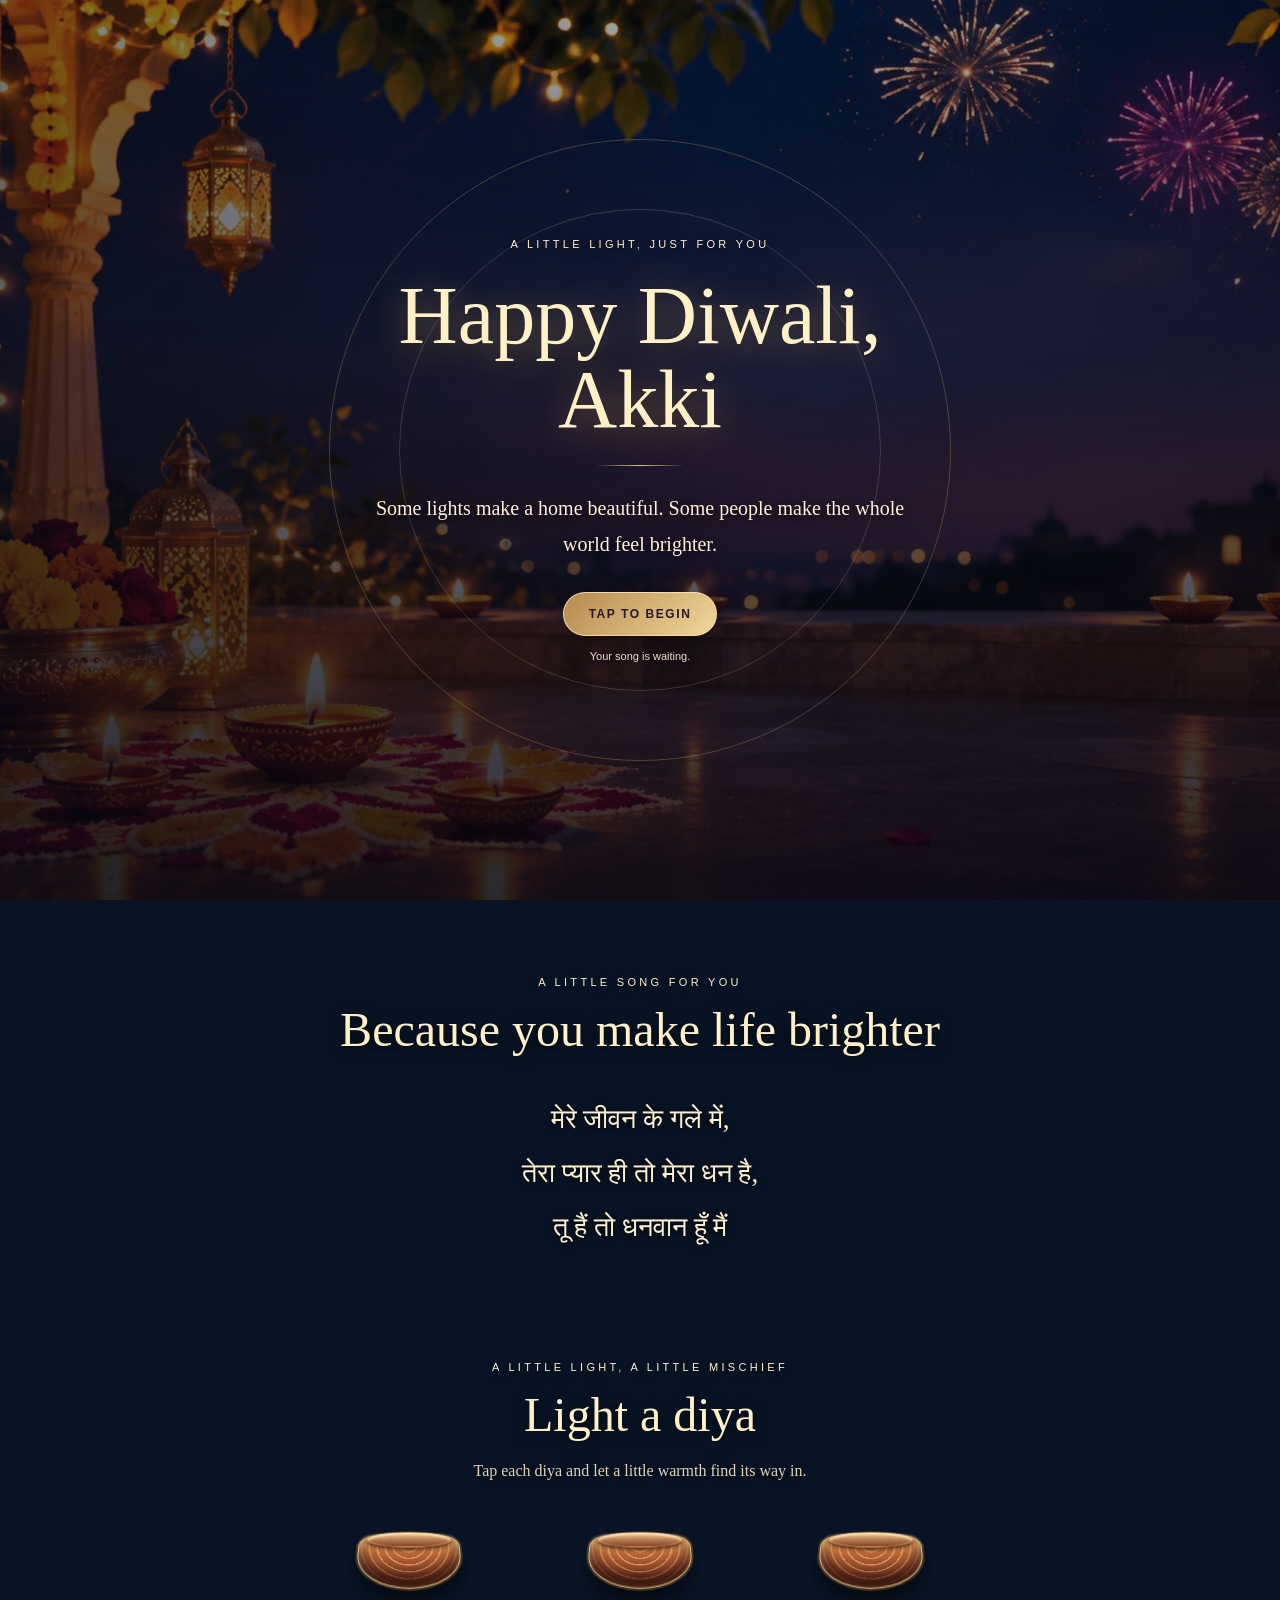
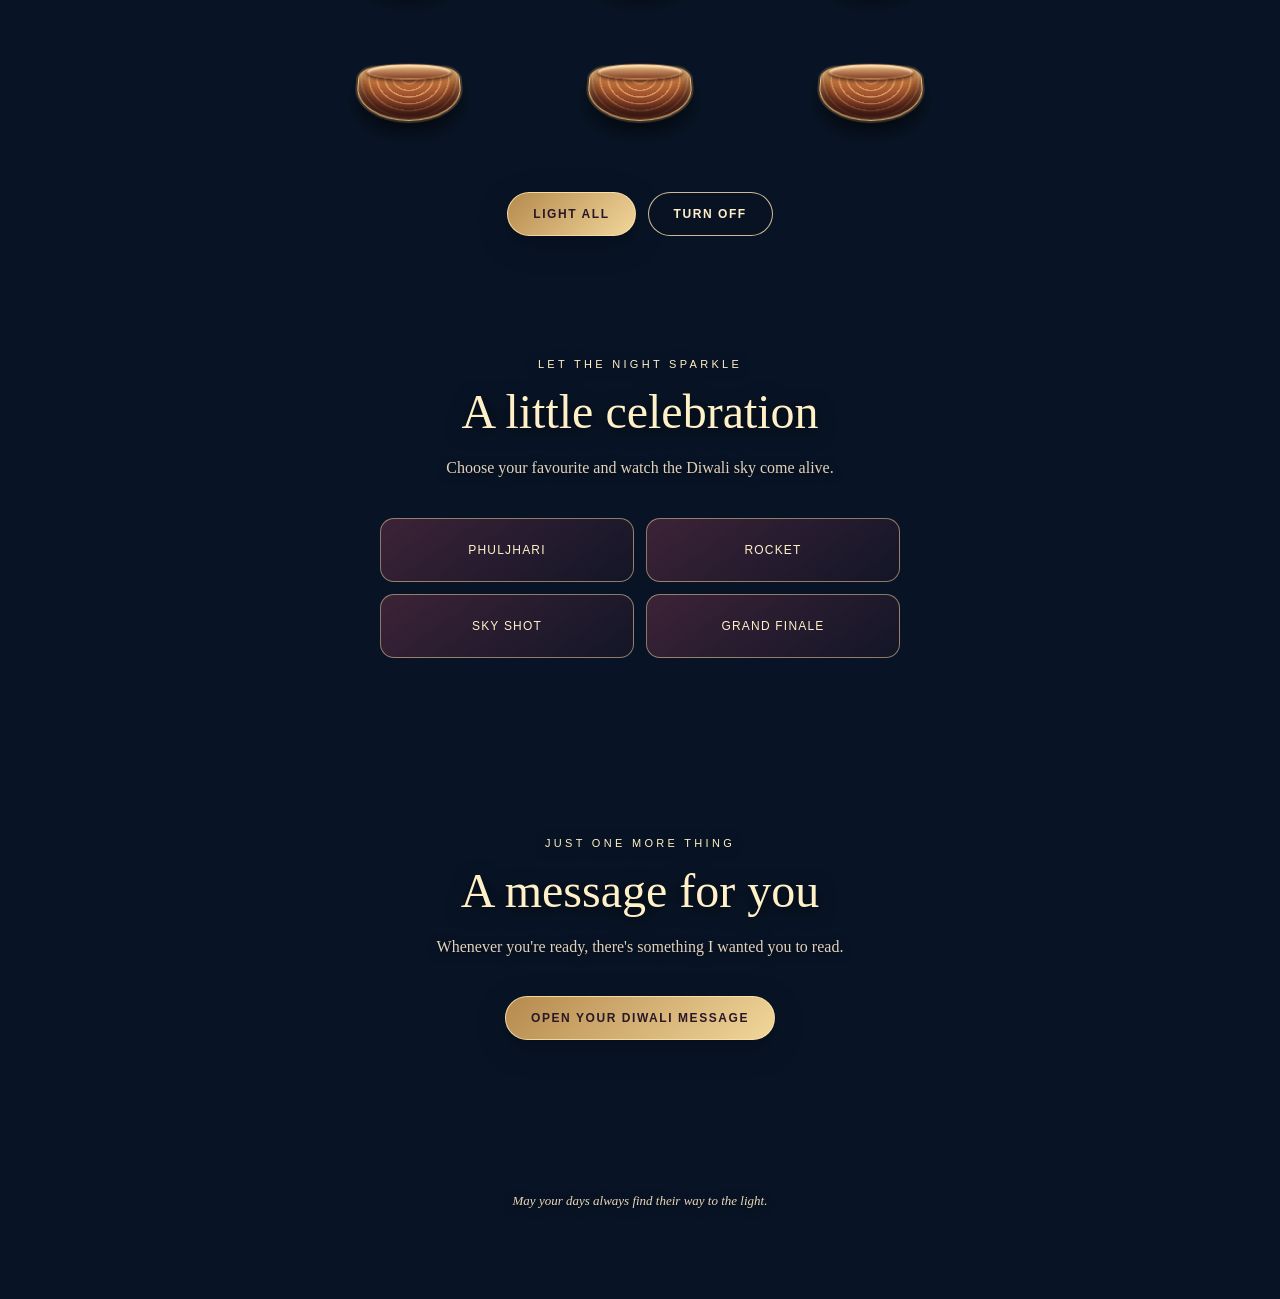
<file: index.html>
<!DOCTYPE html>
<html lang="en">
<head>
<meta charset="UTF-8">
<meta name="viewport" content="width=device-width, initial-scale=1.0">
<meta name="theme-color" content="#081426">
<meta name="description" content="A little Diwali surprise, made with love for Akki.">
<title>Happy Diwali, Akki</title>
  <link rel="stylesheet" href="style.css">
</head>
<body>
<canvas id="realFireworksCanvas" aria-hidden="true"></canvas>
<audio id="song" preload="none" loop><source src="udi-udi-jaye.mp3" type="audio/mpeg"></audio>
<div class="music-control" id="musicControl"><button id="musicToggle" type="button">Pause music</button></div>

<main class="page">
<header class="hero" id="welcome">
  <div>
    <div class="eyebrow">A little light, just for you</div>
    <h1>Happy Diwali,<br>Akki</h1>
    <div class="goldline"></div>
    <p>Some lights make a home beautiful. Some people make the whole world feel brighter.</p>
    <button class="btn" id="begin" type="button">Tap to begin</button>
    <div class="music-note" id="musicNote">Your song is waiting.</div>
  </div>
</header>

<section id="lyrics">
  <div class="kicker">A little song for you</div>
  <h2>Because you make life brighter</h2>
  <div class="lyrics"><span>मेरे जीवन के गले में,</span><span>तेरा प्यार ही तो मेरा धन है,</span><span>तू हैं तो धनवान हूँ मैं</span></div>
</section>

<section id="diyas">
  <div class="kicker">A little light, a little mischief</div>
  <h2>Light a diya</h2>
  <p class="intro">Tap each diya and let a little warmth find its way in.</p>
  <div class="diya-stage" id="diyaStage">
    <div class="diya-wrap"><button class="diya-button" type="button" aria-label="Light diya 1"><span class="diya"></span></button><div class="tease"></div></div>
    <div class="diya-wrap"><button class="diya-button" type="button" aria-label="Light diya 2"><span class="diya"></span></button><div class="tease"></div></div>
    <div class="diya-wrap"><button class="diya-button" type="button" aria-label="Light diya 3"><span class="diya"></span></button><div class="tease"></div></div>
    <div class="diya-wrap"><button class="diya-button" type="button" aria-label="Light diya 4"><span class="diya"></span></button><div class="tease"></div></div>
    <div class="diya-wrap"><button class="diya-button" type="button" aria-label="Light diya 5"><span class="diya"></span></button><div class="tease"></div></div>
    <div class="diya-wrap"><button class="diya-button" type="button" aria-label="Light diya 6"><span class="diya"></span></button><div class="tease"></div></div>
  </div>
  <div class="controls"><button class="btn" id="lightAll" type="button">Light all</button><button class="btn secondary" id="turnOff" type="button">Turn off</button></div>
</section>

<section id="fireworks">
  <div class="kicker">Let the night sparkle</div><h2>A little celebration</h2>
  <p class="intro">Choose your favourite and watch the Diwali sky come alive.</p>
  <div class="cracker-grid">
    <button class="cracker" data-fire="phuljhari" type="button">Phuljhari</button>
    <button class="cracker" data-fire="rocket" type="button">Rocket</button>
    <button class="cracker" data-fire="skyshot" type="button">Sky shot</button>
    <button class="cracker" data-fire="finale" type="button">Grand finale</button>
  </div>
  <div class="burst" id="burst" aria-live="polite"></div>
</section>

<section id="message">
  <div class="kicker">Just one more thing</div><h2>A message for you</h2>
  <p class="intro">Whenever you're ready, there's something I wanted you to read.</p>
  <button class="btn" id="openMessage" type="button">Open your Diwali message</button>
  <article class="message-card" id="messageCard">
    <p>Happy Diwali, Akki. I wish I could be there beside you today, watching every little diya light up and seeing that smile of yours. Even from wherever I am, you make my world feel warmer and brighter. I may tease you all the time, but behind every silly joke is someone who cares about you more than words can explain. May this Diwali bring you peace, happiness, beautiful surprises, and everything your heart quietly wishes for. And no matter how many lights shine tonight, you will always be my favourite one. Happy Diwali.</p>
    <div class="signature">With all my warmth</div>
  </article>

  <div class="memory-invitation" id="memoryInvitation" hidden>
    <p class="memory-invitation-text">There's one more little surprise waiting for you.</p>
    <button class="btn" id="revealMemories" type="button" aria-expanded="false" aria-controls="memoryReveal">Tap to reveal your surprise</button>
  </div>
  <div class="memory-reveal" id="memoryReveal" aria-hidden="true">
    <div class="memory-heading">
      <div class="kicker">A little surprise after your note</div>
      <h2>Our Diwali moments</h2>
      <p class="intro">A few moments I'd love to keep close, even from far away.</p>
    </div>
    <div class="memory-gallery">
      <figure class="memory-photo">
        <div class="photo-frame"><img src="diwali-memory-1.webp" alt="A couple celebrating Diwali together with sparklers" loading="lazy"></div>
        <figcaption>A little sparkle, a lot of warmth.</figcaption>
      </figure>
      <figure class="memory-photo">
        <div class="photo-frame"><img src="diwali-memory-2.webp" alt="A couple lighting a Diwali sparkler together" loading="lazy"></div>
        <figcaption>My favourite kind of celebration.</figcaption>
      </figure>
    </div>
  </div>

</section>
<footer>May your days always find their way to the light.</footer>
</main>

  <script src="script.js" defer></script>
</body>
</html>
</file>
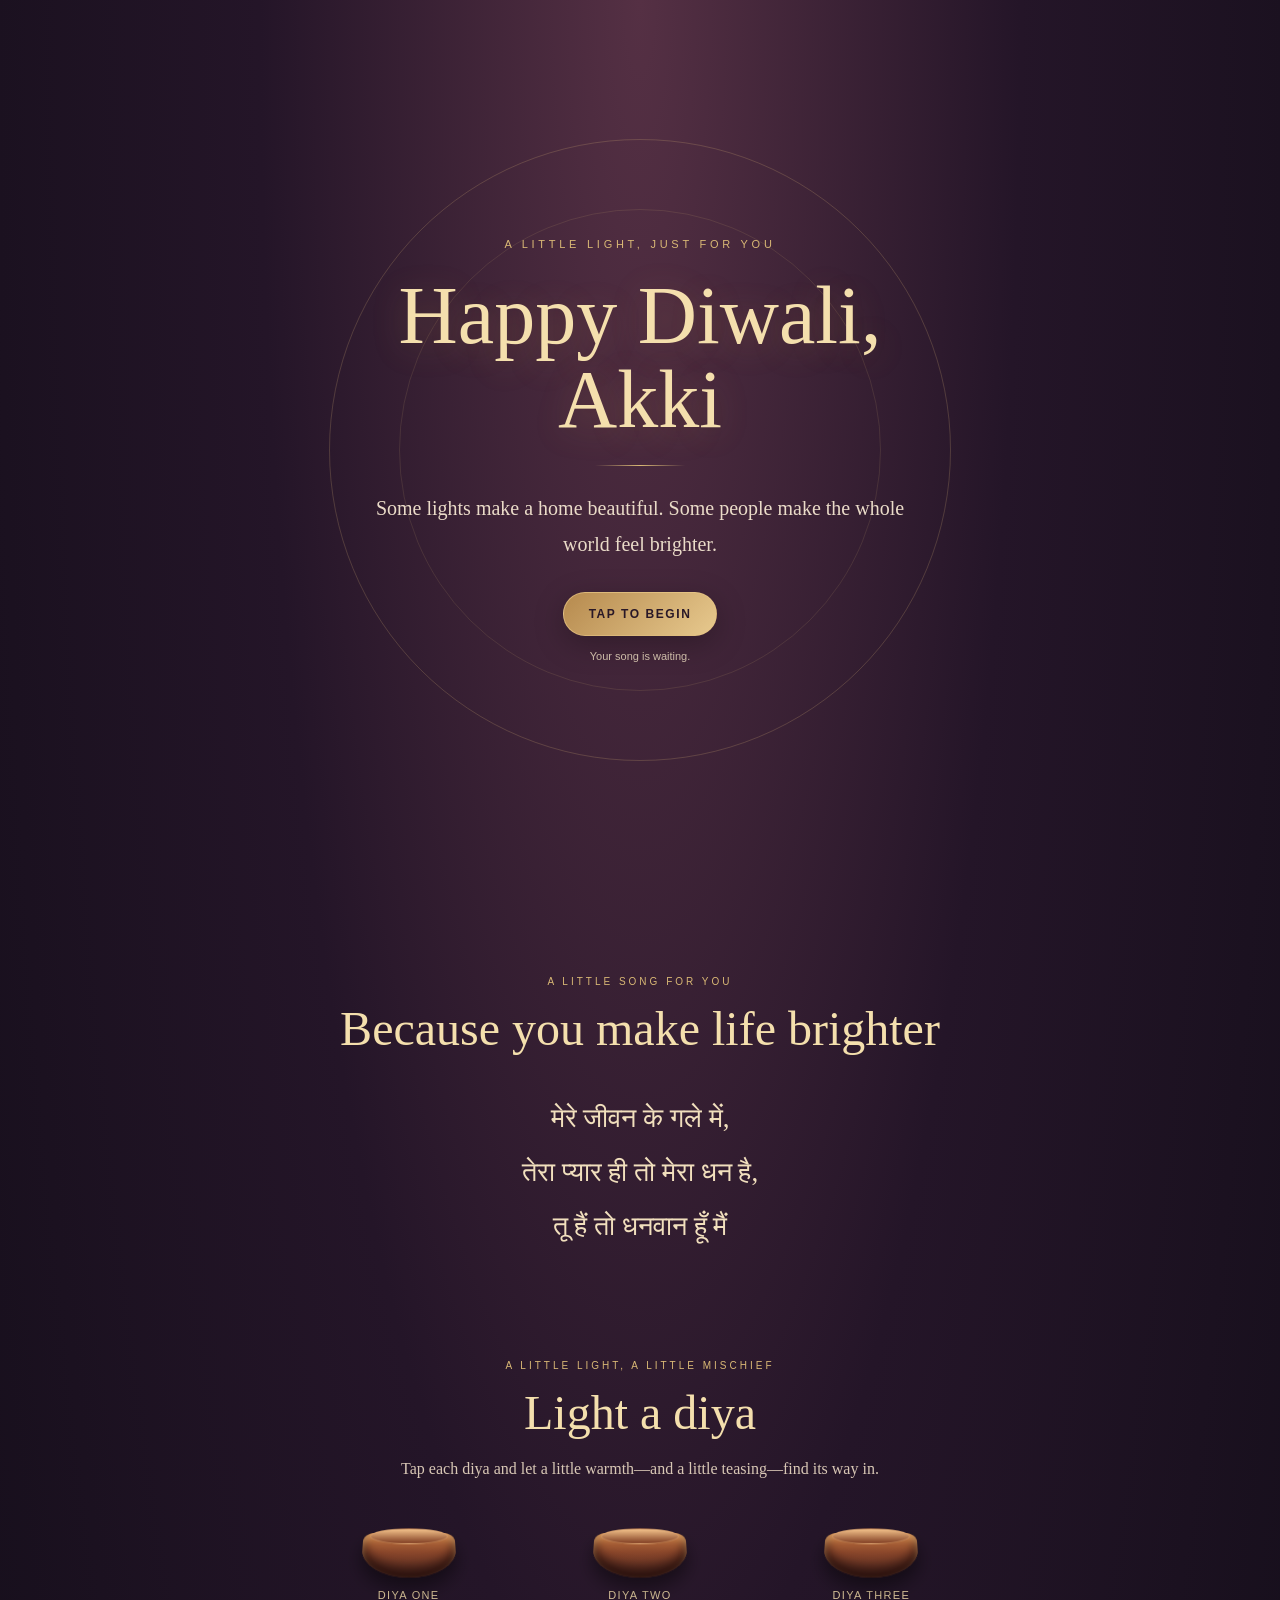
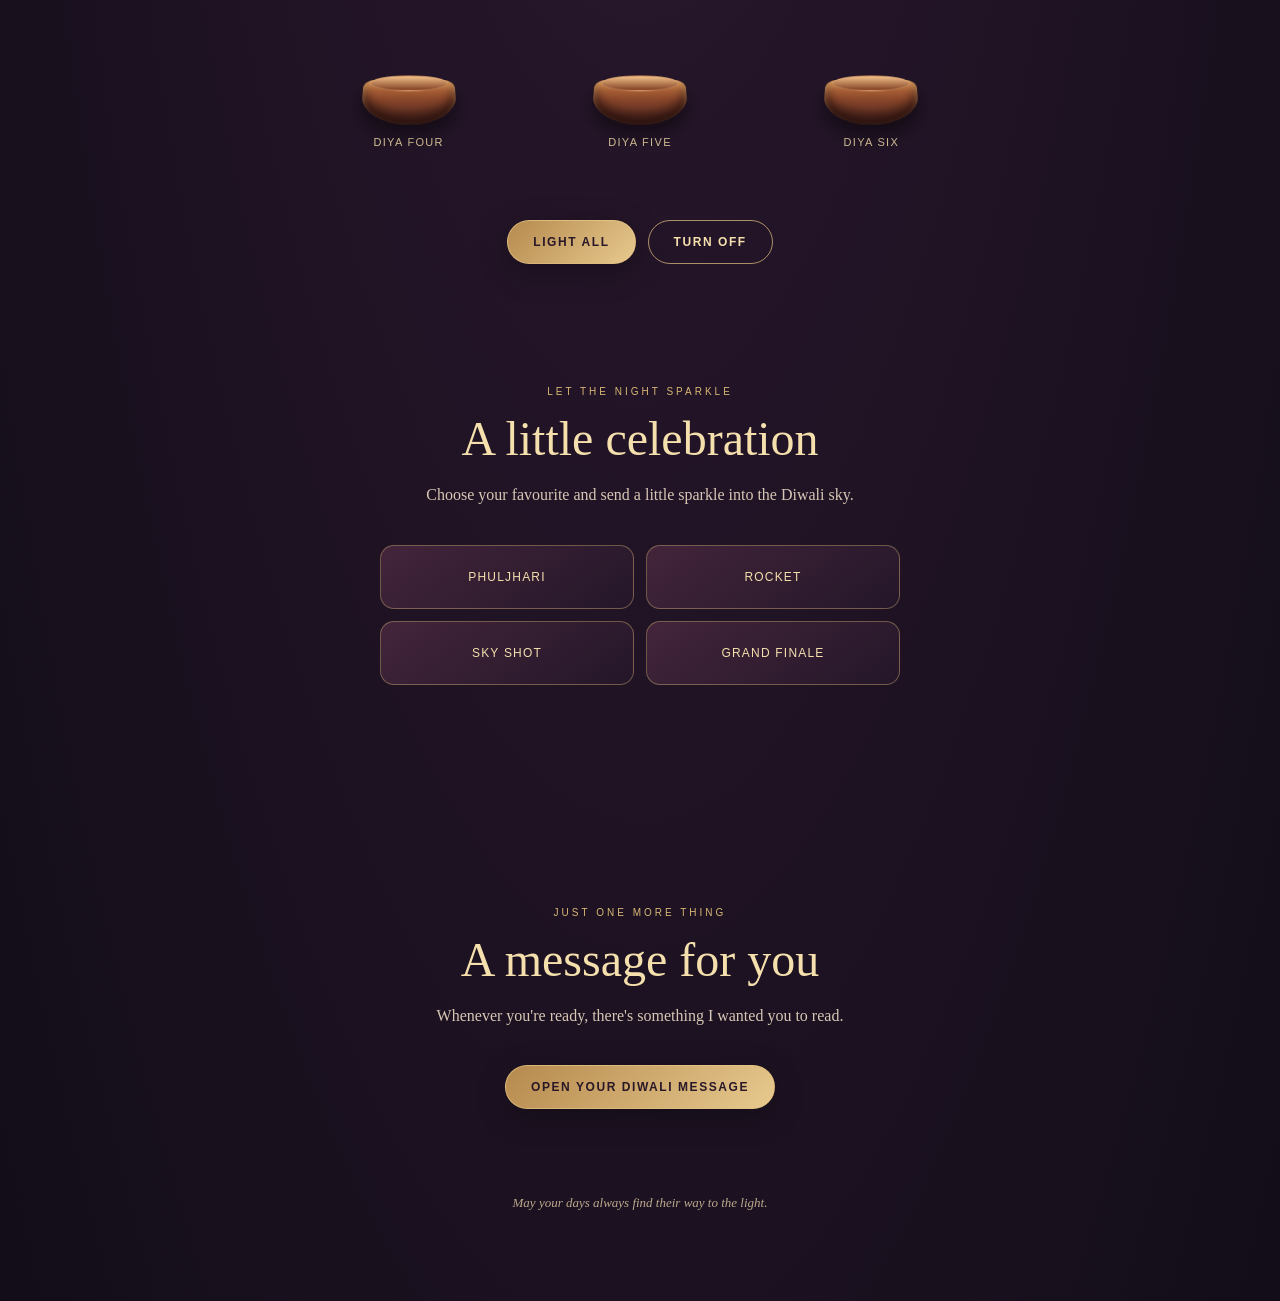
<file: Index.html>
<!DOCTYPE html>
<html lang="en">
<head>
<meta charset="UTF-8">
<meta name="viewport" content="width=device-width, initial-scale=1.0">
<meta name="theme-color" content="#1c1020">
<title>Happy Diwali, Akki</title>
<style>
:root{--night:#1c1020;--plum:#321b32;--gold:#d9b875;--gold2:#f4dfad;--cream:#fff5df;--muted:#d8c7b5}
*{box-sizing:border-box}
html{scroll-behavior:smooth}
body{margin:0;background:radial-gradient(ellipse at 50% 0%,#553044 0,#241528 42%,#120d18 100%);color:var(--cream);font-family:Georgia,'Times New Roman',serif;overflow-x:hidden}
button{font:inherit}
.page{max-width:900px;margin:auto;padding:0 20px 80px}
.hero{min-height:100svh;display:flex;align-items:center;justify-content:center;text-align:center;position:relative;padding:48px 10px;isolation:isolate}
.hero:before,.hero:after{content:"";position:absolute;border:1px solid rgba(217,184,117,.22);border-radius:50%;width:min(82vw,620px);aspect-ratio:1;z-index:-1}
.hero:after{width:min(65vw,480px);border-color:rgba(217,184,117,.13)}
.eyebrow{letter-spacing:.34em;text-transform:uppercase;font:11px Arial,sans-serif;color:var(--gold);margin-bottom:24px}
h1{font-size:clamp(46px,10vw,82px);font-weight:400;line-height:1.02;margin:0;color:var(--gold2);text-shadow:0 5px 35px #e2a94b35}
.hero p{font-size:clamp(16px,3.5vw,20px);line-height:1.8;color:#eadbc8;max-width:540px;margin:24px auto 30px}
.goldline{width:90px;height:1px;background:linear-gradient(90deg,transparent,var(--gold),transparent);margin:24px auto}
.btn{border:1px solid rgba(230,196,132,.7);background:linear-gradient(135deg,#b68a4e,#e7c98e);color:#291827;padding:14px 25px;border-radius:999px;cursor:pointer;font:600 12px Arial,sans-serif;letter-spacing:.13em;text-transform:uppercase;box-shadow:0 8px 30px #0004;transition:transform .2s,filter .2s}
.btn:hover{transform:translateY(-2px);filter:brightness(1.08)}
.btn.secondary{background:transparent;color:var(--gold2);box-shadow:none}
.music-note{font:11px Arial,sans-serif;color:#cdbca8;margin-top:14px}
.music-control{position:fixed;right:16px;top:16px;z-index:20;display:none}
.music-control.show{display:block}
.music-control button{border:1px solid #d9b87588;background:#251729e8;color:var(--gold2);border-radius:999px;padding:10px 14px;font:11px Arial,sans-serif;backdrop-filter:blur(10px)}
section{padding:76px 0 26px;text-align:center}
.kicker{font:10px Arial,sans-serif;letter-spacing:.3em;text-transform:uppercase;color:var(--gold);margin-bottom:14px}
h2{font-weight:400;color:var(--gold2);font-size:clamp(31px,7vw,48px);margin:0 0 15px}
.intro{max-width:580px;margin:0 auto 35px;color:var(--muted);line-height:1.8;font-size:16px}
.lyrics{font-size:clamp(20px,4vw,27px);line-height:2;color:#f1dfbd;margin:35px auto 5px}
.lyrics span{display:block}
.diya-stage{display:grid;grid-template-columns:repeat(3,minmax(0,1fr));gap:24px 14px;max-width:680px;margin:40px auto 26px}
.diya-wrap{min-width:0}
.diya-button{border:0;background:none;color:inherit;cursor:pointer;padding:8px;width:100%;display:flex;flex-direction:column;align-items:center;gap:12px}
.diya{width:94px;height:45px;position:relative;border-radius:12px 12px 48px 48px / 10px 10px 28px 28px;background:linear-gradient(180deg,#c77b42 0%,#8b472b 45%,#4b261f 100%);box-shadow:inset 0 5px 7px #f5c17b88,inset 0 -8px 12px #29110e,0 10px 18px #0007;transform:perspective(90px) rotateX(8deg);transition:filter .3s}
.diya:before{content:"";position:absolute;left:7px;right:7px;top:-5px;height:15px;border-radius:50%;background:linear-gradient(180deg,#f2c18a,#8c4b2d 90%);border:1px solid #e0a36b88}
.diya:after{content:"";position:absolute;left:50%;top:-37px;transform:translateX(-50%) scale(.3);width:18px;height:32px;border-radius:80% 10% 70% 50%;background:radial-gradient(ellipse at 55% 75%,#fff8c7 0 12%,#ffcf68 35%,#ed7d2e 65%,transparent 72%);filter:blur(.3px);opacity:0;transition:all .35s}
.diya-lit .diya:after{opacity:1;transform:translateX(-50%) scale(1);filter:drop-shadow(0 0 9px #ffb84d)}
.diya-lit .diya{box-shadow:inset 0 5px 7px #f5c17b88,inset 0 -8px 12px #29110e,0 0 28px #ffb84d66,0 10px 18px #0007}
.diya-label{font:11px Arial,sans-serif;letter-spacing:.12em;text-transform:uppercase;color:#dfc99e}
.tease{min-height:38px;font-size:13px;line-height:1.45;color:#f1d7a4;padding:0 4px;opacity:0;transition:opacity .25s}
.tease.visible{opacity:1}
.controls{display:flex;justify-content:center;gap:12px;flex-wrap:wrap;margin:20px auto}
.cracker-grid{display:grid;grid-template-columns:repeat(2,minmax(0,1fr));gap:12px;max-width:520px;margin:30px auto}
.cracker{border:1px solid #d9b87566;background:linear-gradient(145deg,#43253a,#241629);color:#f4dfad;padding:18px 12px;border-radius:14px;cursor:pointer;min-height:64px;font:12px Arial,sans-serif;letter-spacing:.1em;text-transform:uppercase;transition:all .2s}
.cracker:hover{border-color:var(--gold);transform:translateY(-2px);box-shadow:0 8px 25px #0004}
.burst{height:90px;display:flex;align-items:center;justify-content:center;font-size:34px;opacity:0;transform:scale(.5);transition:all .25s}
.burst.active{opacity:1;transform:scale(1);animation:burst .8s ease-out}
@keyframes burst{0%{filter:blur(5px);transform:scale(.3)}45%{filter:drop-shadow(0 0 18px #f4c46e);transform:scale(1.25)}100%{filter:none;transform:scale(1)}}
.message-card{max-width:650px;margin:30px auto 0;padding:clamp(24px,6vw,48px);border:1px solid #d9b87555;background:linear-gradient(145deg,#4a2a3b99,#211626dd);border-radius:4px;box-shadow:0 20px 60px #0004;text-align:left;display:none}
.message-card.open{display:block;animation:reveal .8s ease both}
@keyframes reveal{from{opacity:0;transform:translateY(14px)}to{opacity:1;transform:translateY(0)}}
.message-card p{font-size:17px;line-height:1.95;color:#f1e3ce;margin:0}
.signature{text-align:right;color:var(--gold2);font-style:italic;margin-top:24px;font-size:20px}
footer{text-align:center;padding:60px 0 10px;color:#bda98e;font-size:13px;font-style:italic}
.spark{position:fixed;pointer-events:none;width:4px;height:4px;border-radius:50%;background:#f8d68d;box-shadow:0 0 14px 4px #e6b95a;animation:spark .9s ease-out forwards;z-index:50}
@keyframes spark{to{transform:translate(var(--x),var(--y)) scale(0);opacity:0}}
@media(max-width:520px){.page{padding-left:16px;padding-right:16px}.diya-stage{gap:20px 6px}.diya{width:78px;height:39px}.diya:after{top:-33px}.cracker-grid{gap:9px}.cracker{padding:16px 6px;font-size:10px}.intro{font-size:15px}}
@media(prefers-reduced-motion:reduce){*,*:before,*:after{scroll-behavior:auto!important;animation-duration:.01ms!important;transition-duration:.01ms!important}}
</style>
</head>
<body>
<audio id="song" preload="auto" loop>
  <source src="[data-uri]" type="audio/mpeg">
</audio>
<div class="music-control" id="musicControl"><button id="musicToggle" type="button">Pause music</button></div>
<main class="page">
  <header class="hero" id="welcome">
    <div>
      <div class="eyebrow">A little light, just for you</div>
      <h1>Happy Diwali,<br>Akki</h1>
      <div class="goldline"></div>
      <p>Some lights make a home beautiful. Some people make the whole world feel brighter.</p>
      <button class="btn" id="begin" type="button">Tap to begin</button>
      <div class="music-note" id="musicNote">Your song is waiting.</div>
    </div>
  </header>

  <section id="lyrics">
    <div class="kicker">A little song for you</div>
    <h2>Because you make life brighter</h2>
    <div class="lyrics">
      <span>मेरे जीवन के गले में,</span>
      <span>तेरा प्यार ही तो मेरा धन है,</span>
      <span>तू हैं तो धनवान हूँ मैं</span>
    </div>
  </section>

  <section id="diyas">
    <div class="kicker">A little light, a little mischief</div>
    <h2>Light a diya</h2>
    <p class="intro">Tap each diya and let a little warmth—and a little teasing—find its way in.</p>
    <div class="diya-stage" id="diyaStage">
      <div class="diya-wrap"><button class="diya-button" data-diya="0" type="button" aria-label="Light diya one"><span class="diya"></span><span class="diya-label">Diya one</span></button><div class="tease"></div></div>
      <div class="diya-wrap"><button class="diya-button" data-diya="1" type="button" aria-label="Light diya two"><span class="diya"></span><span class="diya-label">Diya two</span></button><div class="tease"></div></div>
      <div class="diya-wrap"><button class="diya-button" data-diya="2" type="button" aria-label="Light diya three"><span class="diya"></span><span class="diya-label">Diya three</span></button><div class="tease"></div></div>
      <div class="diya-wrap"><button class="diya-button" data-diya="3" type="button" aria-label="Light diya four"><span class="diya"></span><span class="diya-label">Diya four</span></button><div class="tease"></div></div>
      <div class="diya-wrap"><button class="diya-button" data-diya="4" type="button" aria-label="Light diya five"><span class="diya"></span><span class="diya-label">Diya five</span></button><div class="tease"></div></div>
      <div class="diya-wrap"><button class="diya-button" data-diya="5" type="button" aria-label="Light diya six"><span class="diya"></span><span class="diya-label">Diya six</span></button><div class="tease"></div></div>
    </div>
    <div class="controls">
      <button class="btn" id="lightAll" type="button">Light all</button>
      <button class="btn secondary" id="turnOff" type="button">Turn off</button>
    </div>
  </section>

  <section id="fireworks">
    <div class="kicker">Let the night sparkle</div>
    <h2>A little celebration</h2>
    <p class="intro">Choose your favourite and send a little sparkle into the Diwali sky.</p>
    <div class="cracker-grid">
      <button class="cracker" data-fire="phuljhari" type="button">Phuljhari</button>
      <button class="cracker" data-fire="rocket" type="button">Rocket</button>
      <button class="cracker" data-fire="skyshot" type="button">Sky shot</button>
      <button class="cracker" data-fire="finale" type="button">Grand finale</button>
    </div>
    <div class="burst" id="burst" aria-live="polite"></div>
  </section>

  <section id="message">
    <div class="kicker">Just one more thing</div>
    <h2>A message for you</h2>
    <p class="intro">Whenever you're ready, there's something I wanted you to read.</p>
    <button class="btn" id="openMessage" type="button">Open your Diwali message</button>
    <article class="message-card" id="messageCard">
      <p>Happy Diwali, Akki. I wish I could be there beside you today, watching every little diya light up and seeing that smile of yours. Even from wherever I am, you make my world feel warmer and brighter. I may tease you all the time, but behind every silly joke is someone who cares about you more than words can explain. May this Diwali bring you peace, happiness, beautiful surprises, and everything your heart quietly wishes for. And no matter how many lights shine tonight, you will always be my favourite one. Happy Diwali.</p>
      <div class="signature">With all my warmth</div>
    </article>
  </section>
  <footer>May your days always find their way to the light.</footer>
</main>
<script>
const audio = document.getElementById('song');
const begin = document.getElementById('begin');
const note = document.getElementById('musicNote');
const musicControl = document.getElementById('musicControl');
const musicToggle = document.getElementById('musicToggle');
let started = false;

begin.addEventListener('click', async () => {
  if (!started) {
    try {
      await audio.play();
      started = true;
      begin.textContent = 'Enjoy the evening';
      note.textContent = 'Your song is playing in the background.';
      musicControl.classList.add('show');
      document.getElementById('lyrics').scrollIntoView({behavior:'smooth'});
    } catch (e) {
      note.textContent = 'Tap once more to play your song.';
    }
  }
});
musicToggle.addEventListener('click', async () => {
  if (audio.paused) {
    try { await audio.play(); musicToggle.textContent = 'Pause music'; }
    catch(e) { musicToggle.textContent = 'Tap to play'; }
  } else {
    audio.pause(); musicToggle.textContent = 'Play music';
  }
});
audio.addEventListener('play', () => musicToggle.textContent = 'Pause music');
audio.addEventListener('pause', () => musicToggle.textContent = 'Play music');

const teases = [
  'Itni roshni toh tumhare nakhron mein bhi nahi hai.',
  'Ek diya tumhare liye… baaki meri patience ke liye.',
  'Tumhari smile ke saamne yeh roshni bhi thodi kam hai.',
  'Ab ghar roshan hai, bas tumhara reply pending hai.',
  'Diya jal gaya, ab attitude thoda dim kar do.',
  'Tum ho toh festival, warna bas holiday.'
];
let teaseIndex = -1;
const diyaButtons = [...document.querySelectorAll('.diya-button')];
function lightDiya(button, showTease=true) {
  const wrap = button.parentElement;
  const tease = wrap.querySelector('.tease');
  const wasLit = button.classList.contains('diya-lit');
  button.classList.add('diya-lit');
  if (showTease && !wasLit) {
    teaseIndex = (teaseIndex + 1) % teases.length;
    tease.textContent = teases[teaseIndex];
    tease.classList.add('visible');
  }
}
diyaButtons.forEach(button => button.addEventListener('click', () => lightDiya(button)));
document.getElementById('lightAll').addEventListener('click', () => {
  diyaButtons.forEach(b => lightDiya(b, false));
  const first = diyaButtons[0].parentElement.querySelector('.tease');
  first.textContent = 'All lit up… just like your talent for stealing the spotlight.';
  first.classList.add('visible');
});
document.getElementById('turnOff').addEventListener('click', () => {
  diyaButtons.forEach(b => {
    b.classList.remove('diya-lit');
    const t=b.parentElement.querySelector('.tease');t.textContent='';t.classList.remove('visible');
  });
});
const burst = document.getElementById('burst');
const fireEmojis = {phuljhari:'✨',rocket:'🎆',skyshot:'🎇',finale:'🎆✨🎇'};
document.querySelectorAll('.cracker').forEach(btn => btn.addEventListener('click', () => {
  burst.classList.remove('active'); void burst.offsetWidth;
  burst.textContent = fireEmojis[btn.dataset.fire];
  burst.classList.add('active');
  const rect=btn.getBoundingClientRect();
  for(let i=0;i<(btn.dataset.fire==='finale'?28:14);i++){
    const s=document.createElement('i');s.className='spark';
    s.style.left=(rect.left+rect.width/2)+'px';s.style.top=(rect.top+window.scrollY+rect.height/2)+'px';
    s.style.setProperty('--x',(Math.random()*180-90)+'px');s.style.setProperty('--y',(Math.random()*-150-15)+'px');
    document.body.appendChild(s);setTimeout(()=>s.remove(),950);
  }
}));
document.getElementById('openMessage').addEventListener('click', () => {
  const card=document.getElementById('messageCard');
  card.classList.add('open');
  document.getElementById('openMessage').textContent='A little note, just for you';
  card.scrollIntoView({behavior:'smooth',block:'center'});
});
</script>
</body>
</html>
</file>
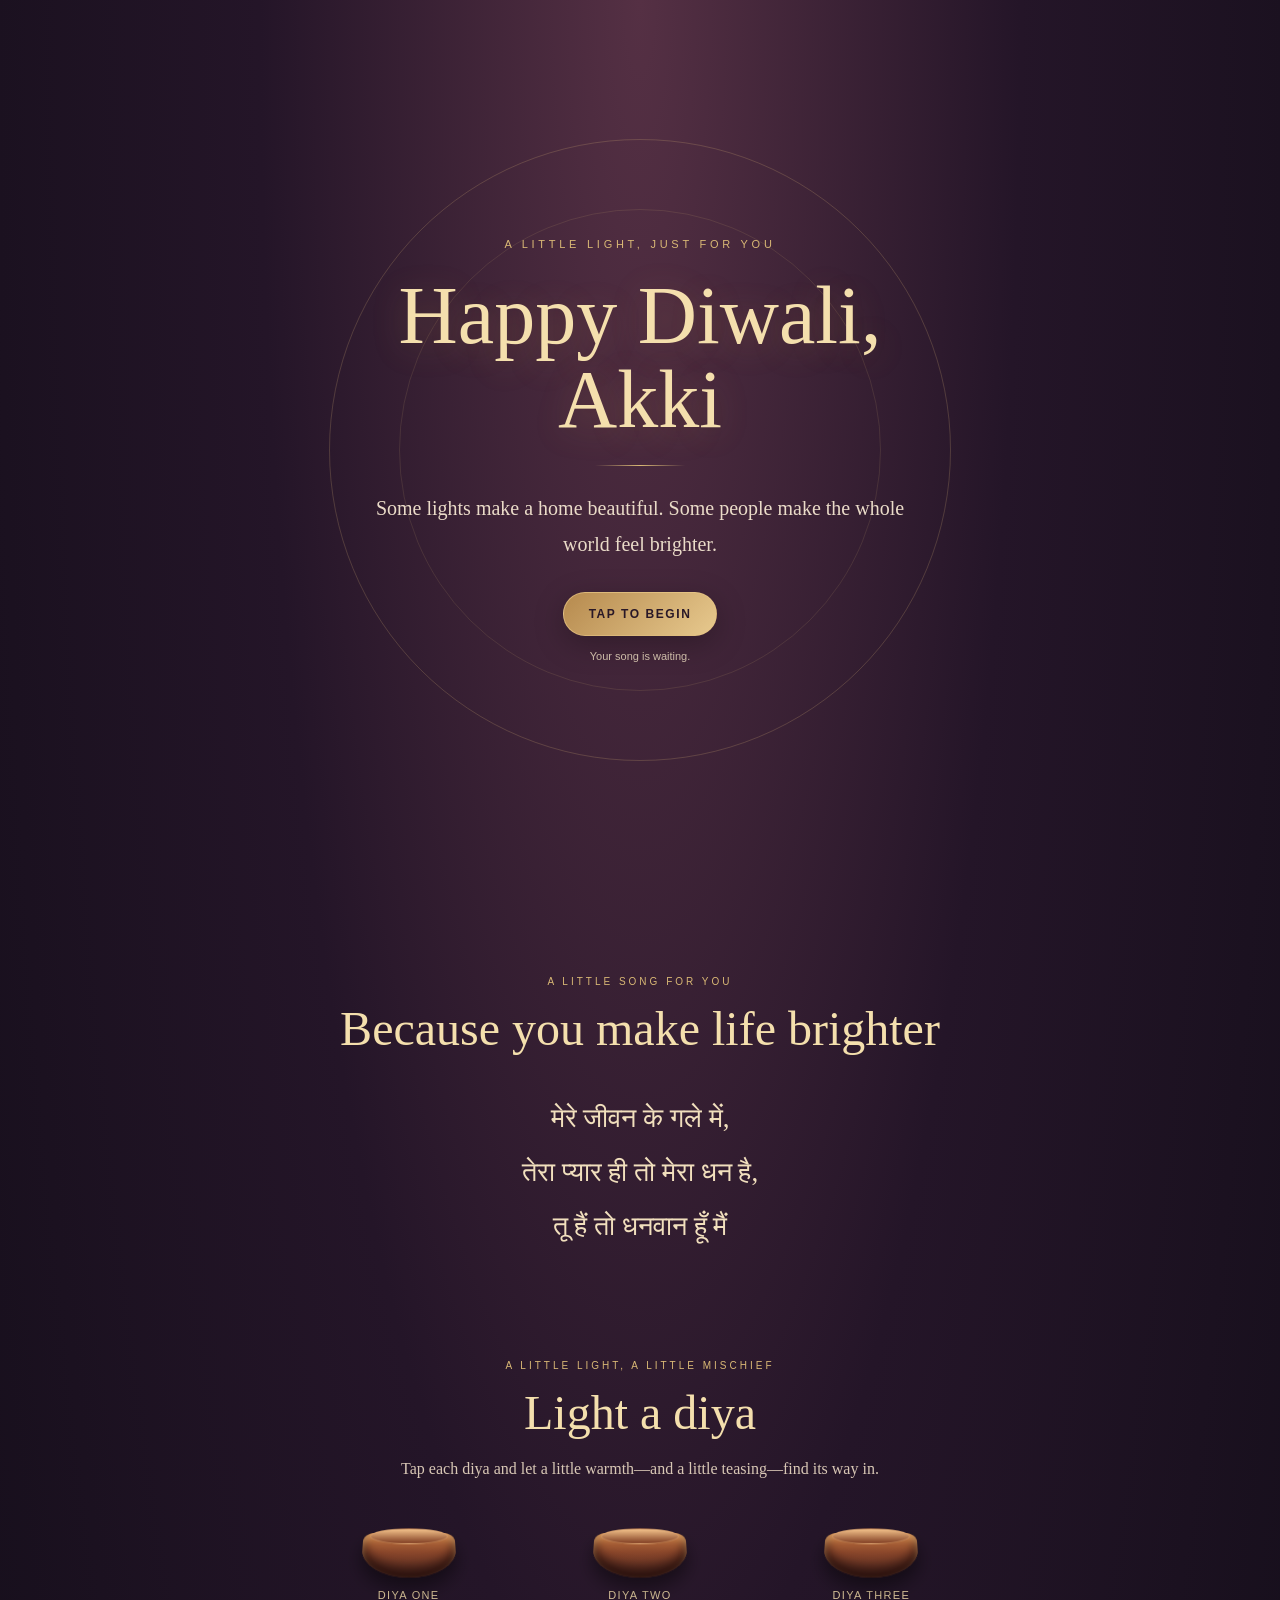
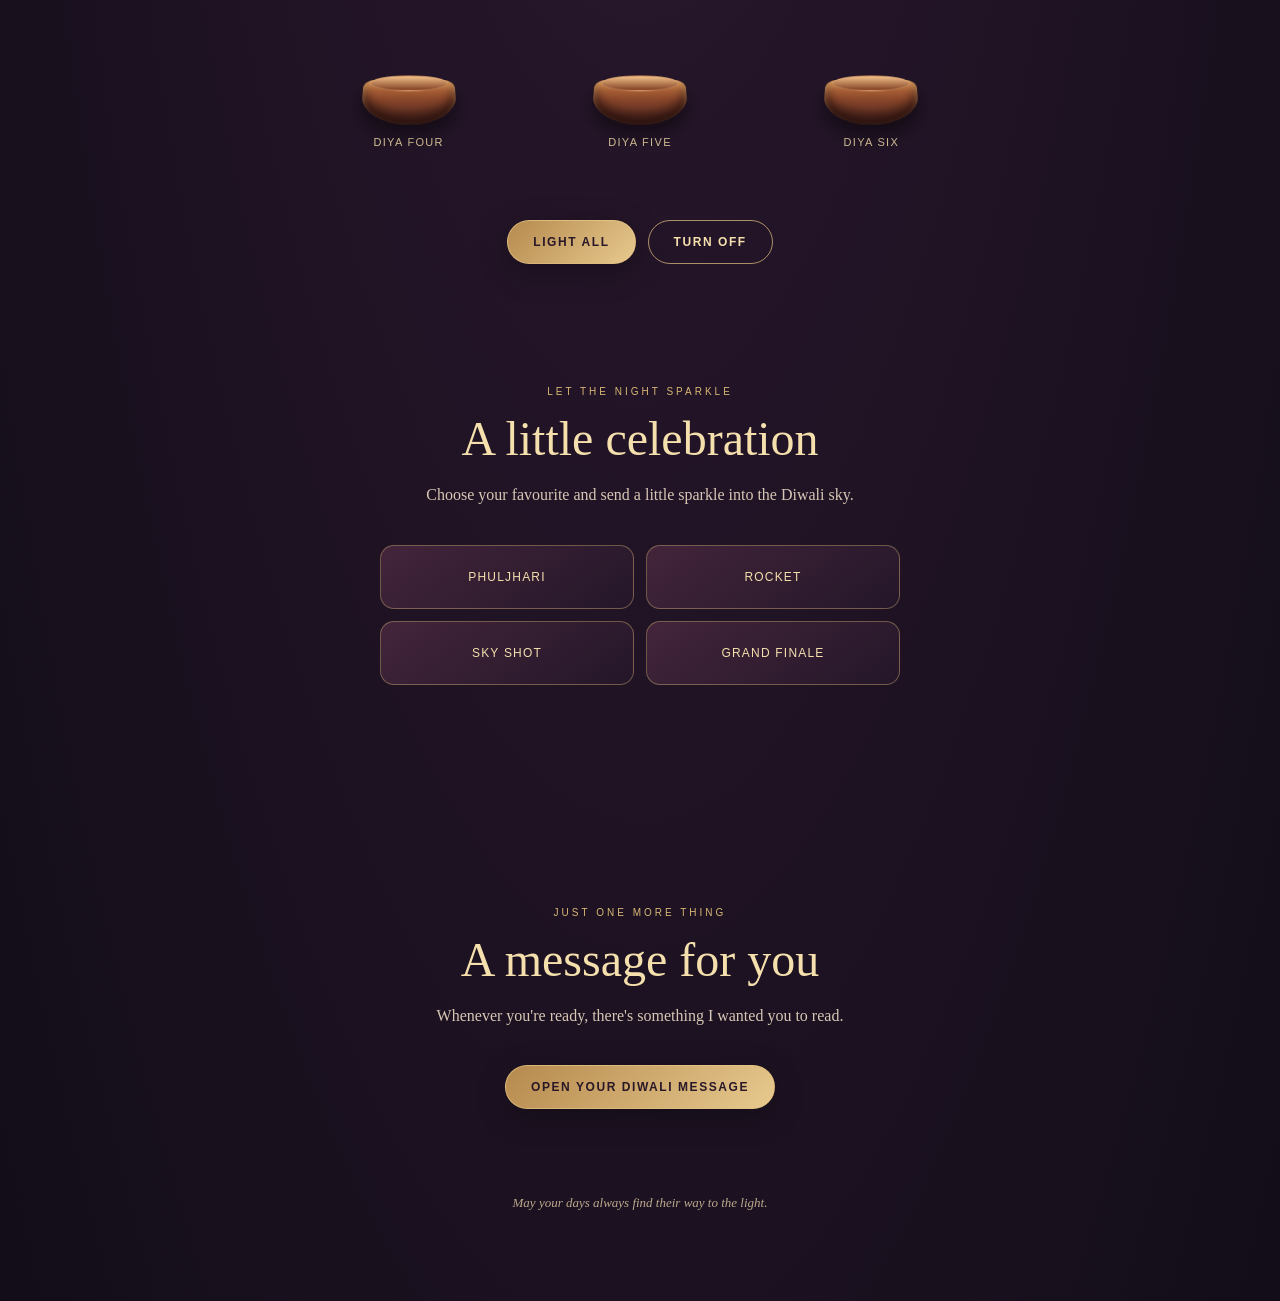
<file: akki_diwali_surprise.html>
<!DOCTYPE html>
<html lang="en">
<head>
<meta charset="UTF-8">
<meta name="viewport" content="width=device-width, initial-scale=1.0">
<meta name="theme-color" content="#1c1020">
<title>Happy Diwali, Akki</title>
<style>
:root{--night:#1c1020;--plum:#321b32;--gold:#d9b875;--gold2:#f4dfad;--cream:#fff5df;--muted:#d8c7b5}
*{box-sizing:border-box}
html{scroll-behavior:smooth}
body{margin:0;background:radial-gradient(ellipse at 50% 0%,#553044 0,#241528 42%,#120d18 100%);color:var(--cream);font-family:Georgia,'Times New Roman',serif;overflow-x:hidden}
button{font:inherit}
.page{max-width:900px;margin:auto;padding:0 20px 80px}
.hero{min-height:100svh;display:flex;align-items:center;justify-content:center;text-align:center;position:relative;padding:48px 10px;isolation:isolate}
.hero:before,.hero:after{content:"";position:absolute;border:1px solid rgba(217,184,117,.22);border-radius:50%;width:min(82vw,620px);aspect-ratio:1;z-index:-1}
.hero:after{width:min(65vw,480px);border-color:rgba(217,184,117,.13)}
.eyebrow{letter-spacing:.34em;text-transform:uppercase;font:11px Arial,sans-serif;color:var(--gold);margin-bottom:24px}
h1{font-size:clamp(46px,10vw,82px);font-weight:400;line-height:1.02;margin:0;color:var(--gold2);text-shadow:0 5px 35px #e2a94b35}
.hero p{font-size:clamp(16px,3.5vw,20px);line-height:1.8;color:#eadbc8;max-width:540px;margin:24px auto 30px}
.goldline{width:90px;height:1px;background:linear-gradient(90deg,transparent,var(--gold),transparent);margin:24px auto}
.btn{border:1px solid rgba(230,196,132,.7);background:linear-gradient(135deg,#b68a4e,#e7c98e);color:#291827;padding:14px 25px;border-radius:999px;cursor:pointer;font:600 12px Arial,sans-serif;letter-spacing:.13em;text-transform:uppercase;box-shadow:0 8px 30px #0004;transition:transform .2s,filter .2s}
.btn:hover{transform:translateY(-2px);filter:brightness(1.08)}
.btn.secondary{background:transparent;color:var(--gold2);box-shadow:none}
.music-note{font:11px Arial,sans-serif;color:#cdbca8;margin-top:14px}
.music-control{position:fixed;right:16px;top:16px;z-index:20;display:none}
.music-control.show{display:block}
.music-control button{border:1px solid #d9b87588;background:#251729e8;color:var(--gold2);border-radius:999px;padding:10px 14px;font:11px Arial,sans-serif;backdrop-filter:blur(10px)}
section{padding:76px 0 26px;text-align:center}
.kicker{font:10px Arial,sans-serif;letter-spacing:.3em;text-transform:uppercase;color:var(--gold);margin-bottom:14px}
h2{font-weight:400;color:var(--gold2);font-size:clamp(31px,7vw,48px);margin:0 0 15px}
.intro{max-width:580px;margin:0 auto 35px;color:var(--muted);line-height:1.8;font-size:16px}
.lyrics{font-size:clamp(20px,4vw,27px);line-height:2;color:#f1dfbd;margin:35px auto 5px}
.lyrics span{display:block}
.diya-stage{display:grid;grid-template-columns:repeat(3,minmax(0,1fr));gap:24px 14px;max-width:680px;margin:40px auto 26px}
.diya-wrap{min-width:0}
.diya-button{border:0;background:none;color:inherit;cursor:pointer;padding:8px;width:100%;display:flex;flex-direction:column;align-items:center;gap:12px}
.diya{width:94px;height:45px;position:relative;border-radius:12px 12px 48px 48px / 10px 10px 28px 28px;background:linear-gradient(180deg,#c77b42 0%,#8b472b 45%,#4b261f 100%);box-shadow:inset 0 5px 7px #f5c17b88,inset 0 -8px 12px #29110e,0 10px 18px #0007;transform:perspective(90px) rotateX(8deg);transition:filter .3s}
.diya:before{content:"";position:absolute;left:7px;right:7px;top:-5px;height:15px;border-radius:50%;background:linear-gradient(180deg,#f2c18a,#8c4b2d 90%);border:1px solid #e0a36b88}
.diya:after{content:"";position:absolute;left:50%;top:-37px;transform:translateX(-50%) scale(.3);width:18px;height:32px;border-radius:80% 10% 70% 50%;background:radial-gradient(ellipse at 55% 75%,#fff8c7 0 12%,#ffcf68 35%,#ed7d2e 65%,transparent 72%);filter:blur(.3px);opacity:0;transition:all .35s}
.diya-lit .diya:after{opacity:1;transform:translateX(-50%) scale(1);filter:drop-shadow(0 0 9px #ffb84d)}
.diya-lit .diya{box-shadow:inset 0 5px 7px #f5c17b88,inset 0 -8px 12px #29110e,0 0 28px #ffb84d66,0 10px 18px #0007}
.diya-label{font:11px Arial,sans-serif;letter-spacing:.12em;text-transform:uppercase;color:#dfc99e}
.tease{min-height:38px;font-size:13px;line-height:1.45;color:#f1d7a4;padding:0 4px;opacity:0;transition:opacity .25s}
.tease.visible{opacity:1}
.controls{display:flex;justify-content:center;gap:12px;flex-wrap:wrap;margin:20px auto}
.cracker-grid{display:grid;grid-template-columns:repeat(2,minmax(0,1fr));gap:12px;max-width:520px;margin:30px auto}
.cracker{border:1px solid #d9b87566;background:linear-gradient(145deg,#43253a,#241629);color:#f4dfad;padding:18px 12px;border-radius:14px;cursor:pointer;min-height:64px;font:12px Arial,sans-serif;letter-spacing:.1em;text-transform:uppercase;transition:all .2s}
.cracker:hover{border-color:var(--gold);transform:translateY(-2px);box-shadow:0 8px 25px #0004}
.burst{height:90px;display:flex;align-items:center;justify-content:center;font-size:34px;opacity:0;transform:scale(.5);transition:all .25s}
.burst.active{opacity:1;transform:scale(1);animation:burst .8s ease-out}
@keyframes burst{0%{filter:blur(5px);transform:scale(.3)}45%{filter:drop-shadow(0 0 18px #f4c46e);transform:scale(1.25)}100%{filter:none;transform:scale(1)}}
.message-card{max-width:650px;margin:30px auto 0;padding:clamp(24px,6vw,48px);border:1px solid #d9b87555;background:linear-gradient(145deg,#4a2a3b99,#211626dd);border-radius:4px;box-shadow:0 20px 60px #0004;text-align:left;display:none}
.message-card.open{display:block;animation:reveal .8s ease both}
@keyframes reveal{from{opacity:0;transform:translateY(14px)}to{opacity:1;transform:translateY(0)}}
.message-card p{font-size:17px;line-height:1.95;color:#f1e3ce;margin:0}
.signature{text-align:right;color:var(--gold2);font-style:italic;margin-top:24px;font-size:20px}
footer{text-align:center;padding:60px 0 10px;color:#bda98e;font-size:13px;font-style:italic}
.spark{position:fixed;pointer-events:none;width:4px;height:4px;border-radius:50%;background:#f8d68d;box-shadow:0 0 14px 4px #e6b95a;animation:spark .9s ease-out forwards;z-index:50}
@keyframes spark{to{transform:translate(var(--x),var(--y)) scale(0);opacity:0}}
@media(max-width:520px){.page{padding-left:16px;padding-right:16px}.diya-stage{gap:20px 6px}.diya{width:78px;height:39px}.diya:after{top:-33px}.cracker-grid{gap:9px}.cracker{padding:16px 6px;font-size:10px}.intro{font-size:15px}}
@media(prefers-reduced-motion:reduce){*,*:before,*:after{scroll-behavior:auto!important;animation-duration:.01ms!important;transition-duration:.01ms!important}}
</style>
</head>
<body>
<audio id="song" preload="auto" loop>
  <source src="[data-uri]" type="audio/mpeg">
</audio>
<div class="music-control" id="musicControl"><button id="musicToggle" type="button">Pause music</button></div>
<main class="page">
  <header class="hero" id="welcome">
    <div>
      <div class="eyebrow">A little light, just for you</div>
      <h1>Happy Diwali,<br>Akki</h1>
      <div class="goldline"></div>
      <p>Some lights make a home beautiful. Some people make the whole world feel brighter.</p>
      <button class="btn" id="begin" type="button">Tap to begin</button>
      <div class="music-note" id="musicNote">Your song is waiting.</div>
    </div>
  </header>

  <section id="lyrics">
    <div class="kicker">A little song for you</div>
    <h2>Because you make life brighter</h2>
    <div class="lyrics">
      <span>मेरे जीवन के गले में,</span>
      <span>तेरा प्यार ही तो मेरा धन है,</span>
      <span>तू हैं तो धनवान हूँ मैं</span>
    </div>
  </section>

  <section id="diyas">
    <div class="kicker">A little light, a little mischief</div>
    <h2>Light a diya</h2>
    <p class="intro">Tap each diya and let a little warmth—and a little teasing—find its way in.</p>
    <div class="diya-stage" id="diyaStage">
      <div class="diya-wrap"><button class="diya-button" data-diya="0" type="button" aria-label="Light diya one"><span class="diya"></span><span class="diya-label">Diya one</span></button><div class="tease"></div></div>
      <div class="diya-wrap"><button class="diya-button" data-diya="1" type="button" aria-label="Light diya two"><span class="diya"></span><span class="diya-label">Diya two</span></button><div class="tease"></div></div>
      <div class="diya-wrap"><button class="diya-button" data-diya="2" type="button" aria-label="Light diya three"><span class="diya"></span><span class="diya-label">Diya three</span></button><div class="tease"></div></div>
      <div class="diya-wrap"><button class="diya-button" data-diya="3" type="button" aria-label="Light diya four"><span class="diya"></span><span class="diya-label">Diya four</span></button><div class="tease"></div></div>
      <div class="diya-wrap"><button class="diya-button" data-diya="4" type="button" aria-label="Light diya five"><span class="diya"></span><span class="diya-label">Diya five</span></button><div class="tease"></div></div>
      <div class="diya-wrap"><button class="diya-button" data-diya="5" type="button" aria-label="Light diya six"><span class="diya"></span><span class="diya-label">Diya six</span></button><div class="tease"></div></div>
    </div>
    <div class="controls">
      <button class="btn" id="lightAll" type="button">Light all</button>
      <button class="btn secondary" id="turnOff" type="button">Turn off</button>
    </div>
  </section>

  <section id="fireworks">
    <div class="kicker">Let the night sparkle</div>
    <h2>A little celebration</h2>
    <p class="intro">Choose your favourite and send a little sparkle into the Diwali sky.</p>
    <div class="cracker-grid">
      <button class="cracker" data-fire="phuljhari" type="button">Phuljhari</button>
      <button class="cracker" data-fire="rocket" type="button">Rocket</button>
      <button class="cracker" data-fire="skyshot" type="button">Sky shot</button>
      <button class="cracker" data-fire="finale" type="button">Grand finale</button>
    </div>
    <div class="burst" id="burst" aria-live="polite"></div>
  </section>

  <section id="message">
    <div class="kicker">Just one more thing</div>
    <h2>A message for you</h2>
    <p class="intro">Whenever you're ready, there's something I wanted you to read.</p>
    <button class="btn" id="openMessage" type="button">Open your Diwali message</button>
    <article class="message-card" id="messageCard">
      <p>Happy Diwali, Akki. I wish I could be there beside you today, watching every little diya light up and seeing that smile of yours. Even from wherever I am, you make my world feel warmer and brighter. I may tease you all the time, but behind every silly joke is someone who cares about you more than words can explain. May this Diwali bring you peace, happiness, beautiful surprises, and everything your heart quietly wishes for. And no matter how many lights shine tonight, you will always be my favourite one. Happy Diwali.</p>
      <div class="signature">With all my warmth</div>
    </article>
  </section>
  <footer>May your days always find their way to the light.</footer>
</main>
<script>
const audio = document.getElementById('song');
const begin = document.getElementById('begin');
const note = document.getElementById('musicNote');
const musicControl = document.getElementById('musicControl');
const musicToggle = document.getElementById('musicToggle');
let started = false;

begin.addEventListener('click', async () => {
  if (!started) {
    try {
      await audio.play();
      started = true;
      begin.textContent = 'Enjoy the evening';
      note.textContent = 'Your song is playing in the background.';
      musicControl.classList.add('show');
      document.getElementById('lyrics').scrollIntoView({behavior:'smooth'});
    } catch (e) {
      note.textContent = 'Tap once more to play your song.';
    }
  }
});
musicToggle.addEventListener('click', async () => {
  if (audio.paused) {
    try { await audio.play(); musicToggle.textContent = 'Pause music'; }
    catch(e) { musicToggle.textContent = 'Tap to play'; }
  } else {
    audio.pause(); musicToggle.textContent = 'Play music';
  }
});
audio.addEventListener('play', () => musicToggle.textContent = 'Pause music');
audio.addEventListener('pause', () => musicToggle.textContent = 'Play music');

const teases = [
  'Itni roshni toh tumhare nakhron mein bhi nahi hai.',
  'Ek diya tumhare liye… baaki meri patience ke liye.',
  'Tumhari smile ke saamne yeh roshni bhi thodi kam hai.',
  'Ab ghar roshan hai, bas tumhara reply pending hai.',
  'Diya jal gaya, ab attitude thoda dim kar do.',
  'Tum ho toh festival, warna bas holiday.'
];
let teaseIndex = -1;
const diyaButtons = [...document.querySelectorAll('.diya-button')];
function lightDiya(button, showTease=true) {
  const wrap = button.parentElement;
  const tease = wrap.querySelector('.tease');
  const wasLit = button.classList.contains('diya-lit');
  button.classList.add('diya-lit');
  if (showTease && !wasLit) {
    teaseIndex = (teaseIndex + 1) % teases.length;
    tease.textContent = teases[teaseIndex];
    tease.classList.add('visible');
  }
}
diyaButtons.forEach(button => button.addEventListener('click', () => lightDiya(button)));
document.getElementById('lightAll').addEventListener('click', () => {
  diyaButtons.forEach(b => lightDiya(b, false));
  const first = diyaButtons[0].parentElement.querySelector('.tease');
  first.textContent = 'All lit up… just like your talent for stealing the spotlight.';
  first.classList.add('visible');
});
document.getElementById('turnOff').addEventListener('click', () => {
  diyaButtons.forEach(b => {
    b.classList.remove('diya-lit');
    const t=b.parentElement.querySelector('.tease');t.textContent='';t.classList.remove('visible');
  });
});
const burst = document.getElementById('burst');
const fireEmojis = {phuljhari:'✨',rocket:'🎆',skyshot:'🎇',finale:'🎆✨🎇'};
document.querySelectorAll('.cracker').forEach(btn => btn.addEventListener('click', () => {
  burst.classList.remove('active'); void burst.offsetWidth;
  burst.textContent = fireEmojis[btn.dataset.fire];
  burst.classList.add('active');
  const rect=btn.getBoundingClientRect();
  for(let i=0;i<(btn.dataset.fire==='finale'?28:14);i++){
    const s=document.createElement('i');s.className='spark';
    s.style.left=(rect.left+rect.width/2)+'px';s.style.top=(rect.top+window.scrollY+rect.height/2)+'px';
    s.style.setProperty('--x',(Math.random()*180-90)+'px');s.style.setProperty('--y',(Math.random()*-150-15)+'px');
    document.body.appendChild(s);setTimeout(()=>s.remove(),950);
  }
}));
document.getElementById('openMessage').addEventListener('click', () => {
  const card=document.getElementById('messageCard');
  card.classList.add('open');
  document.getElementById('openMessage').textContent='A little note, just for you';
  card.scrollIntoView({behavior:'smooth',block:'center'});
});
</script>
</body>
</html>
</file>
<file: style.css>
:root{--gold:#e8c47e;--gold2:#fff0c8;--cream:#fff5df;--muted:#e1d2bd;--night:#081426}
*{box-sizing:border-box}
html{scroll-behavior:smooth}
body{margin:0;color:var(--cream);font-family:Georgia,'Times New Roman',serif;background:#081426;overflow-x:hidden}
body:before{content:"";position:fixed;inset:0;z-index:-2;background:linear-gradient(90deg,rgba(3,12,27,.38),rgba(3,10,20,.12) 58%,rgba(16,7,8,.24)),url("diwali-terrace-background.webp") center center/cover no-repeat;transform:translateZ(0)}
body:after{content:"";position:fixed;inset:0;z-index:-1;background:linear-gradient(180deg,rgba(4,12,26,.24),rgba(8,9,20,.55) 55%,rgba(8,7,17,.82));pointer-events:none}
button{font:inherit}
.page{max-width:900px;margin:auto;padding:0 20px 80px}
.hero{min-height:100svh;display:flex;align-items:center;justify-content:center;text-align:center;position:relative;padding:48px 10px;isolation:isolate}
.hero:before,.hero:after{content:"";position:absolute;border:1px solid rgba(232,196,126,.26);border-radius:50%;width:min(82vw,620px);aspect-ratio:1;z-index:-1;animation:halo 9s ease-in-out infinite alternate}
.hero:after{width:min(65vw,480px);border-color:rgba(255,240,200,.17);animation-delay:-4s}
@keyframes halo{from{transform:scale(.97);opacity:.45}to{transform:scale(1.03);opacity:.9}}
.eyebrow,.kicker{letter-spacing:.3em;text-transform:uppercase;font:11px Arial,sans-serif;color:var(--gold2);text-shadow:0 2px 12px #000}
.eyebrow{margin-bottom:24px}
h1{font-size:clamp(46px,10vw,82px);font-weight:400;line-height:1.02;margin:0;color:var(--gold2);text-shadow:0 5px 35px #e2a94b77;animation:titleArrive 1.2s ease both}
@keyframes titleArrive{from{opacity:0;transform:translateY(22px)}to{opacity:1;transform:translateY(0)}}
.hero p{font-size:clamp(16px,3.5vw,20px);line-height:1.8;color:#fff1dc;max-width:540px;margin:24px auto 30px;text-shadow:0 2px 12px #000}
.goldline{width:90px;height:1px;background:linear-gradient(90deg,transparent,var(--gold),transparent);margin:24px auto;animation:lineShimmer 3s ease-in-out infinite}
@keyframes lineShimmer{0%,100%{opacity:.5;transform:scaleX(.8)}50%{opacity:1;transform:scaleX(1.2)}}
.btn{border:1px solid rgba(255,230,175,.8);background:linear-gradient(135deg,#b68a4e,#f1d69a);color:#291827;padding:14px 25px;border-radius:999px;cursor:pointer;font:600 12px Arial,sans-serif;letter-spacing:.13em;text-transform:uppercase;box-shadow:0 8px 30px #0005;transition:transform .2s,filter .2s}
.btn:hover{transform:translateY(-2px);filter:brightness(1.08)}
.btn.secondary{background:rgba(12,17,31,.42);color:var(--gold2);box-shadow:none}
.music-note{font:11px Arial,sans-serif;color:#f1dfc6;margin-top:14px;text-shadow:0 2px 8px #000}
.music-control{position:fixed;right:16px;top:16px;z-index:100;display:none}
.music-control.show{display:block}
.music-control button{border:1px solid #f0d39a99;background:#172033e8;color:var(--gold2);border-radius:999px;padding:10px 14px;font:11px Arial,sans-serif;backdrop-filter:blur(8px)}
section{padding:76px 0 26px;text-align:center;scroll-margin-top:20px}
.kicker{margin-bottom:14px}
h2{font-weight:400;color:var(--gold2);font-size:clamp(31px,7vw,48px);margin:0 0 15px;text-shadow:0 3px 18px #000}
.intro{max-width:580px;margin:0 auto 35px;color:var(--muted);line-height:1.8;font-size:16px;text-shadow:0 2px 10px #000}
.lyrics{font-size:clamp(20px,4vw,27px);line-height:2;color:#fff0d2;margin:35px auto 5px;text-shadow:0 2px 12px #000}
.lyrics span{display:block}
.diya-stage{display:grid;grid-template-columns:repeat(3,minmax(0,1fr));gap:24px 14px;max-width:680px;margin:40px auto 26px}
.diya-wrap{min-width:0}
.diya-button{border:0;background:none;color:inherit;cursor:pointer;padding:8px;width:100%;display:flex;flex-direction:column;align-items:center;gap:12px}
.diya{
  width:104px;height:54px;position:relative;display:block;
  border-radius:18px 18px 54px 54px/13px 13px 34px 34px;
  background:
    radial-gradient(ellipse at 50% 12%,rgba(255,226,164,.5) 0 3%,transparent 4%),
    repeating-radial-gradient(ellipse at 50% 18%,rgba(255,211,133,.55) 0 1px,transparent 2px 8px),
    linear-gradient(180deg,#e6a15c 0%,#b96837 34%,#8b4027 72%,#48201b 100%);
  border:1px solid #f0bd78;
  box-shadow:inset 0 5px 9px #ffe0a477,inset 0 -10px 13px #351510,0 0 0 2px rgba(255,194,111,.22),0 12px 20px #0009;
  transform:perspective(100px) rotateX(9deg);
}
.diya:before{
  content:"";position:absolute;left:-4px;right:-4px;top:-7px;height:17px;
  border-radius:50%;
  background:linear-gradient(180deg,#ffe1a2 0%,#c77a40 42%,#71331f 100%);
  border:2px solid #f5c77f;
  box-shadow:inset 0 2px 3px #fff0c2,0 2px 4px #3a1712;
}
.diya:after{
  content:"";position:absolute;left:50%;top:-43px;transform:translateX(-50%) scale(.3);
  width:20px;height:36px;border-radius:80% 10% 70% 50%;
  background:radial-gradient(ellipse at 55% 75%,#fff8c7 0 12%,#ffcf68 35%,#ed7d2e 65%,transparent 72%);
  opacity:0;transition:all .35s
}
.diya:before{content:"";position:absolute;left:7px;right:7px;top:-5px;height:15px;border-radius:50%;background:linear-gradient(180deg,#f2c18a,#8c4b2d 90%);border:1px solid #e0a36b88}
.diya:after{content:"";position:absolute;left:50%;top:-37px;transform:translateX(-50%) scale(.3);width:18px;height:32px;border-radius:80% 10% 70% 50%;background:radial-gradient(ellipse at 55% 75%,#fff8c7 0 12%,#ffcf68 35%,#ed7d2e 65%,transparent 72%);opacity:0;transition:all .35s}
.diya-lit .diya:after{opacity:1;transform:translateX(-50%) scale(1);filter:drop-shadow(0 0 9px #ffb84d);animation:flameDance 1.1s ease-in-out infinite alternate}
.diya-lit .diya{box-shadow:inset 0 5px 7px #f5c17b88,inset 0 -8px 12px #29110e,0 0 28px #ffb84d77,0 10px 18px #0007}
@keyframes flameDance{0%{transform:translateX(-53%) rotate(-5deg) scale(.92,1)}50%{transform:translateX(-47%) rotate(4deg) scale(1.06,.94)}100%{transform:translateX(-48%) rotate(5deg) scale(1.02,1.08)}}
.tease{min-height:38px;font-size:13px;line-height:1.45;color:#ffe3ad;padding:0 4px;opacity:0;transition:opacity .25s;text-shadow:0 2px 8px #000}
.tease.visible{opacity:1}
.controls{display:flex;justify-content:center;gap:12px;flex-wrap:wrap;margin:20px auto}
.cracker-grid{display:grid;grid-template-columns:repeat(2,minmax(0,1fr));gap:12px;max-width:520px;margin:30px auto}
.cracker{border:1px solid #f0d39a88;background:linear-gradient(145deg,rgba(67,37,58,.9),rgba(20,22,39,.92));color:#fff0c8;padding:18px 12px;border-radius:14px;cursor:pointer;min-height:64px;font:12px Arial,sans-serif;letter-spacing:.1em;text-transform:uppercase;transition:transform .2s,border-color .2s}
.cracker:hover{border-color:var(--gold);transform:translateY(-2px)}
.burst{position:relative;min-height:35px;overflow:hidden;margin:12px auto;color:#fff0c8;font:10px Arial,sans-serif;letter-spacing:.25em;text-transform:uppercase;text-shadow:0 2px 8px #000}
#realFireworksCanvas{position:fixed;inset:0;width:100%;height:100%;pointer-events:none;z-index:80}
.firework-label{animation:labelFade 2.5s ease forwards}
@keyframes labelFade{0%,60%{opacity:1}100%{opacity:0}}
.message-card{max-width:650px;margin:30px auto 0;padding:0 26px;max-height:0;overflow:hidden;opacity:0;border:1px solid transparent;border-radius:18px;background:linear-gradient(145deg,rgba(56,34,56,.94),rgba(20,17,31,.96));transition:max-height 1s ease,opacity .8s ease,padding .8s ease,border-color .8s ease}
.message-card.open{max-height:700px;opacity:1;padding:30px 26px;border-color:#f0d39a88;box-shadow:0 15px 55px #0007}
.message-card p{font-size:clamp(16px,3.5vw,19px);line-height:2;color:#f2e2ca;margin:0}
.signature{margin-top:25px;color:var(--gold);font-style:italic;font-size:17px}
footer{text-align:center;color:#ead8b9;font-size:13px;padding:65px 10px 10px;font-style:italic;text-shadow:0 2px 10px #000}
@media(max-width:520px){.page{padding-left:16px;padding-right:16px}.diya-stage{gap:20px 6px}.diya{width:84px;height:46px}.diya:after{top:-39px}.cracker-grid{gap:9px}.cracker{padding:16px 6px;font-size:10px}.intro{font-size:15px}body:before{background-position:57% center}}
@media(prefers-reduced-motion:reduce){*,*:before,*:after{scroll-behavior:auto!important;animation:none!important;transition:none!important}}

/* Surprise invitation and framed photo reveal */
.memory-invitation{margin:38px auto 0;text-align:center;animation:memoryInvitationIn .8s ease both}
.memory-invitation[hidden]{display:none}
.memory-invitation-text{color:#f3dfbb;font:italic 16px Georgia,serif;margin:0 0 17px;text-shadow:0 2px 10px #000}
@keyframes memoryInvitationIn{from{opacity:0;transform:translateY(14px)}to{opacity:1;transform:translateY(0)}}
.memory-reveal{max-width:820px;margin:30px auto 0;opacity:0;transform:translateY(20px);max-height:0;overflow:hidden;pointer-events:none;transition:opacity .8s ease,transform .8s ease,max-height 1s ease}
.memory-reveal.visible{opacity:1;transform:translateY(0);max-height:2600px;pointer-events:auto}
.memory-heading{margin-bottom:26px}
.memory-heading h2{margin-bottom:10px}
.memory-heading .intro{margin-bottom:0}
.memory-gallery{display:grid;grid-template-columns:repeat(2,minmax(0,1fr));gap:22px;align-items:start}
.memory-photo{margin:0;padding:12px;border:1px solid rgba(255,224,163,.82);border-radius:19px;background:linear-gradient(145deg,rgba(73,47,45,.97),rgba(24,20,32,.98));box-shadow:0 0 0 4px rgba(211,166,94,.16),0 18px 44px rgba(0,0,0,.42),inset 0 1px 0 rgba(255,245,215,.22)}
.photo-frame{padding:5px;border:1px solid rgba(236,194,119,.72);border-radius:11px;background:linear-gradient(135deg,#f4d69a,#93633a 42%,#e8c17c 70%,#6f472e)}
.memory-photo img{display:block;width:100%;height:auto;border-radius:6px}
.memory-photo figcaption{color:#f8e5c1;font:italic 15px Georgia,serif;padding:15px 8px 5px;text-align:center}
@media(max-width:620px){.memory-gallery{grid-template-columns:1fr;gap:18px}.memory-photo{max-width:460px;margin:0 auto}}
</file>
